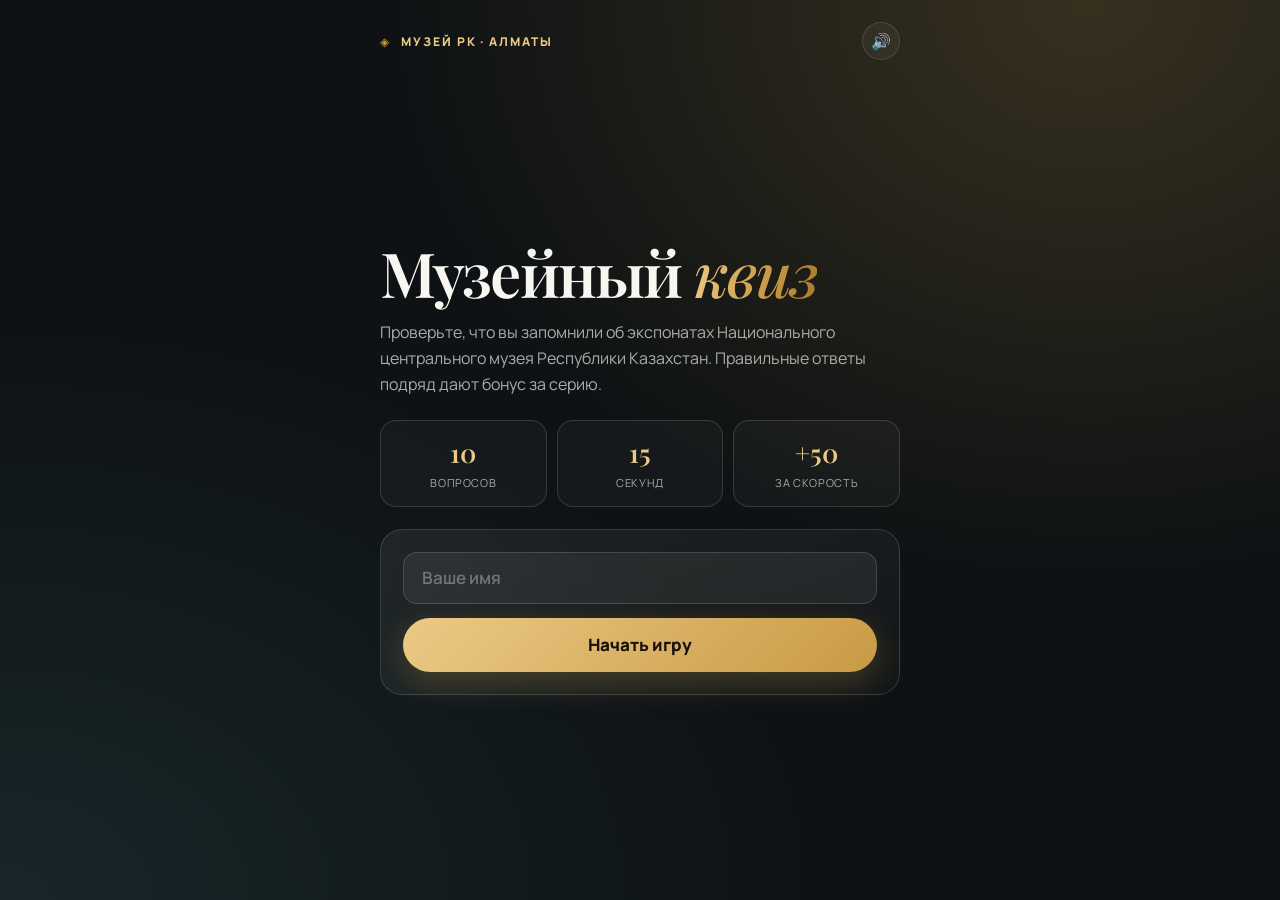
<file: game.html>
<!doctype html>
<html lang="ru">
<head>
<meta charset="utf-8">
<meta name="viewport" content="width=device-width,initial-scale=1,viewport-fit=cover">
<meta name="theme-color" content="#0e1214">
<title>Музейный квиз — Национальный центральный музей РК</title>
<link rel="icon" href="data:image/svg+xml,%3Csvg xmlns='http://www.w3.org/2000/svg' viewBox='0 0 64 64'%3E%3Crect width='64' height='64' rx='14' fill='%230e1214'/%3E%3Cpath d='M32 10l18 22-18 22-18-22z' fill='%23c89a45'/%3E%3C/svg%3E">
<link rel="preconnect" href="https://fonts.googleapis.com">
<link rel="preconnect" href="https://fonts.gstatic.com" crossorigin>
<link href="https://fonts.googleapis.com/css2?family=Manrope:wght@400;600;700;800&family=Playfair+Display:ital,wght@0,600;0,700;1,500&display=swap" rel="stylesheet">
<style>
:root{--ink:#0e1214;--gold:#c89a45;--gold2:#ecca85;--white:#f8f6f0;--muted:#a9ada7;--line:rgba(255,255,255,.14);--ok:#58c58a;--bad:#e5645a;--serif:"Playfair Display",Georgia,serif;--sans:"Manrope",system-ui,Arial,sans-serif;--ease:cubic-bezier(.22,1,.36,1)}
*{box-sizing:border-box;-webkit-tap-highlight-color:transparent}
html,body{margin:0;min-height:100%;background:var(--ink);color:var(--white);font-family:var(--sans);-webkit-font-smoothing:antialiased}
body{min-height:100dvh;display:flex;justify-content:center;background:
 radial-gradient(ellipse at 85% 0%,rgba(200,154,69,.22),transparent 45%),
 radial-gradient(ellipse at 0% 100%,rgba(95,184,196,.12),transparent 45%),var(--ink)}
button{font:inherit;color:inherit}
.app{width:100%;max-width:560px;min-height:100dvh;padding:max(22px,env(safe-area-inset-top)) 20px max(24px,env(safe-area-inset-bottom));display:flex;flex-direction:column}
.brand{display:flex;align-items:center;gap:10px;font-weight:800;font-size:12px;letter-spacing:.16em;text-transform:uppercase;color:var(--gold2)}
.brand::before{content:"◈";color:var(--gold)}
.scr{display:none;flex:1;flex-direction:column;justify-content:center;animation:in .6s var(--ease)}
.scr.on{display:flex}
@keyframes in{from{opacity:0;transform:translateY(18px)}to{opacity:1;transform:none}}
h1,h2{font-family:var(--serif);font-weight:600;line-height:1.02;margin:0;letter-spacing:-.03em}
h1{font-size:clamp(40px,12vw,62px)}
h1 em,h2 em{font-style:italic;font-weight:500;background:linear-gradient(100deg,var(--gold2),var(--gold) 60%,#a97a2c);-webkit-background-clip:text;background-clip:text;color:transparent}
h2{font-size:clamp(28px,8vw,40px)}
p{color:var(--muted);line-height:1.65;font-size:16px;margin:14px 0 0}
.card{border:1px solid var(--line);border-radius:22px;background:linear-gradient(160deg,rgba(255,255,255,.07),rgba(255,255,255,.02));backdrop-filter:blur(10px);padding:22px;margin-top:22px}
input{width:100%;min-height:52px;padding:0 18px;border:1px solid var(--line);border-radius:14px;background:rgba(255,255,255,.06);color:var(--white);font:600 17px var(--sans);outline:none;transition:border-color .25s}
input:focus{border-color:var(--gold)}
.btn{display:flex;align-items:center;justify-content:center;width:100%;min-height:54px;margin-top:14px;border:0;border-radius:999px;background:linear-gradient(135deg,var(--gold2),var(--gold));color:#171208;font-weight:800;font-size:17px;cursor:pointer;box-shadow:0 10px 34px rgba(200,154,69,.28);transition:transform .25s var(--ease)}
.btn:active{transform:scale(.97)}
.btn.ghost{background:transparent;color:var(--white);border:1px solid var(--line);box-shadow:none}
.rules{display:grid;grid-template-columns:repeat(3,1fr);gap:10px;margin-top:22px}
.rules div{padding:14px 10px;border:1px solid var(--line);border-radius:16px;text-align:center;background:rgba(255,255,255,.03)}
.rules b{display:block;font:600 26px var(--serif);color:var(--gold2)}
.rules span{font-size:11px;letter-spacing:.06em;text-transform:uppercase;color:var(--muted)}
.hud{display:flex;justify-content:space-between;align-items:center;font-size:13px;font-weight:700;letter-spacing:.08em;color:var(--muted)}
.hud b{color:var(--white)}
.bar{height:6px;margin-top:12px;border-radius:9px;background:rgba(255,255,255,.1);overflow:hidden}
.bar i{display:block;height:100%;width:100%;border-radius:9px;background:linear-gradient(90deg,var(--gold),var(--gold2));transition:width .1s linear}
.bar.low i{background:linear-gradient(90deg,#c9433a,var(--bad))}
.prog{display:flex;gap:5px;margin-top:16px}
.prog i{flex:1;height:4px;border-radius:4px;background:rgba(255,255,255,.12)}
.prog i.d{background:var(--gold)}
.prog i.w{background:var(--bad)}
.qt{margin:26px 0 8px;font:600 clamp(24px,6.6vw,32px)/1.15 var(--serif);letter-spacing:-.02em;min-height:3.5em}
.opts{display:grid;gap:10px;margin-top:10px}
.o{min-height:58px;padding:12px 18px;border:1px solid var(--line);border-radius:16px;background:rgba(255,255,255,.05);text-align:left;font-weight:700;font-size:16px;cursor:pointer;transition:transform .2s var(--ease),border-color .25s,background .25s;display:flex;align-items:center;gap:14px}
.o::before{content:attr(data-k);display:grid;place-items:center;width:30px;height:30px;flex:none;border-radius:50%;border:1px solid var(--line);font-size:13px;color:var(--gold2)}
.o:active{transform:scale(.98)}
.o.ok{border-color:var(--ok);background:rgba(88,197,138,.16)}
.o.bad{border-color:var(--bad);background:rgba(229,100,90,.16);animation:shake .4s}
.o.dim{opacity:.45}
@keyframes shake{25%{transform:translateX(-6px)}75%{transform:translateX(6px)}}
.fact{margin-top:14px;padding:14px 16px;border-radius:16px;background:rgba(200,154,69,.1);border:1px solid rgba(200,154,69,.3);font-size:14px;line-height:1.55;color:#e9dfc6;display:none}
.fact.on{display:block;animation:in .4s var(--ease)}
.score{font:600 clamp(70px,22vw,110px)/1 var(--serif);color:var(--gold2);letter-spacing:-.04em;margin:8px 0 0}
.rank{display:inline-block;margin-top:6px;padding:7px 16px;border-radius:999px;border:1px solid var(--gold);color:var(--gold2);font-weight:800;font-size:13px;letter-spacing:.12em;text-transform:uppercase}
.lb{list-style:none;margin:0;padding:0;display:grid;gap:7px}
.lb li{display:flex;gap:12px;align-items:center;padding:10px 14px;border:1px solid var(--line);border-radius:12px;font-weight:700;font-size:14px;background:rgba(255,255,255,.04)}
.lb li b{width:22px;color:var(--gold)}
.lb li span{flex:1;overflow:hidden;text-overflow:ellipsis;white-space:nowrap}
.lb li.me{border-color:var(--gold);background:rgba(200,154,69,.12)}
.top{display:flex;justify-content:space-between;align-items:center}
.snd{width:38px;height:38px;border:1px solid var(--line);border-radius:50%;background:rgba(255,255,255,.05);font-size:16px;cursor:pointer;opacity:.9}
.snd.off{opacity:.4}
.streak{min-height:22px;margin-top:10px;text-align:center;font-size:13px;font-weight:800;letter-spacing:.08em;color:var(--gold2)}
.rvl{list-style:none;margin:0;padding:0;display:grid;gap:10px;font-size:14px;line-height:1.45}
.rvl li{padding:10px 12px;border:1px solid var(--line);border-radius:12px;background:rgba(255,255,255,.04)}
.rvl b{display:block;color:var(--white);margin-bottom:3px}.rvl span{color:var(--ok);font-weight:700}
.o:focus-visible,.btn:focus-visible,input:focus-visible{outline:2px solid var(--gold2);outline-offset:3px}
.o kbd{display:none}
@media (prefers-reduced-motion:reduce){*{animation:none!important;transition:none!important}}
canvas#cf{position:fixed;inset:0;pointer-events:none;z-index:9}
</style>
</head>
<body>
<canvas id="cf"></canvas>
<main class="app">
 <div class="top"><div class="brand">Музей РК · Алматы</div><button class="snd" id="snd" aria-label="Звук" title="Звук">🔊</button></div>

 <section class="scr on" id="s-start">
  <h1>Музейный <em>квиз</em></h1>
  <p>Проверьте, что вы запомнили об экспонатах Национального центрального музея Республики Казахстан. Правильные ответы подряд дают бонус за серию.</p>
  <div class="rules"><div><b>10</b><span>вопросов</span></div><div><b>15</b><span>секунд</span></div><div><b>+50</b><span>за скорость</span></div></div>
  <div class="card"><input id="nm" maxlength="16" placeholder="Ваше имя" autocomplete="nickname"><button class="btn" id="go">Начать игру</button></div>
 </section>

 <section class="scr" id="s-play">
  <div class="hud"><span>ВОПРОС <b id="qn">1</b> / 10</span><span>СЧЁТ <b id="sc">0</b></span></div>
  <div class="bar" id="bar"><i id="bi"></i></div>
  <div class="prog" id="pr"></div>
  <div class="qt" id="qt"></div>
  <div class="opts" id="op"></div>
  <div class="fact" id="ft"></div><div class="streak" id="sk"></div>
  <button class="btn" id="nx" style="display:none">Дальше</button>
 </section>

 <section class="scr" id="s-end">
  <div style="text-align:center">
   <div class="rank" id="rk"></div>
   <div class="score" id="fs">0</div>
   <p id="fm"></p>
  </div>
  <div class="card" id="rv" style="display:none"><h2 style="font-size:20px;margin-bottom:12px">Стоит повторить</h2><ul class="rvl" id="rvl"></ul></div>
  <div class="card"><h2 style="font-size:22px;margin-bottom:14px">Лучшие игроки</h2><ol class="lb" id="lb"></ol><p id="lbn" style="font-size:12px;margin-top:12px"></p></div>
  <button class="btn" id="again">Сыграть ещё раз</button><button class="btn ghost" id="share">Поделиться результатом</button>
 </section>
</main>

<script src="config.js"></script>
<script>
const $=s=>document.querySelector(s),TIME=15,N=10;
const Q=[
{q:"В каком году основан Национальный центральный музей РК?",a:["1931","1917","1945","1991"],c:0,f:"Музей основан в 1931 году — сегодня в его фондах более 300 000 единиц хранения."},
{q:"Золотой человек — реконструкция находки из какого кургана?",a:["Иссыкского","Берельского","Пазырыкского","Аркаимского"],c:0,f:"Золотой человек связан с Иссыкским курганом и стал одним из главных образов раннего кочевого мира Казахстана."},
{q:"К какому времени относят Золотого человека?",a:["IV–III вв. до н.э.","XII в. н.э.","XVIII в.","XX в."],c:0,f:"Находку относят к IV–III векам до нашей эры — эпохе саков."},
{q:"Из какого материала сделан казахский кілем?",a:["Из шерсти","Из шёлка","Из льна","Из бумаги"],c:0,f:"Ковры делают из шерсти, а орнамент в них — это язык памяти, быта и обрядов."},
{q:"Как китайский фарфор попал на территорию Казахстана?",a:["По торговым путям Шёлкового пути","Его сделали местные мастера","Его привезли в XX веке","Он найден в пещере"],c:0,f:"По Великому Шёлковому пути в Семиречье и Южный Казахстан приходили вещи и технологии издалека."},
{q:"Из чего сделаны тюркские каменные изваяния?",a:["Из камня","Из дерева","Из глины","Из льда"],c:0,f:"Изваяния — наследие тюркских кочевников и важный источник знаний об их представлениях о мире."},
{q:"Какой экспонат связан с историей казахстанского радио?",a:["Радио «Sanyo»","Золотой человек","Бронзовый котёл","Кілем"],c:0,f:"Транзисторный радиоприёмник представлен на музейных выставках об истории XX века."},
{q:"К какому времени относятся бронзовые котлы в музее?",a:["Сакское время","Золотая Орда","Новое время","Космическая эра"],c:0,f:"Котлы и жертвенники — характерные предметы культуры ранних кочевников."},
{q:"В долине какой реки найдены памятники письменности эпохи Кангюя?",a:["Арысь","Иртыш","Урал","Или"],c:0,f:"Раскопки долины Арыси отражают развитие культуры Южного Казахстана."},
{q:"Сколько экспонатов в нашей 3D-презентации?",a:["11","3","25","100"],c:0,f:"Мы отобрали 11 предметов, которые лучше всего рассказывают об эпохах."},
{q:"Сколько единиц хранения в фондах музея?",a:["Более 300 000","Около 3 000","Около 30 000","Ровно 1 000 000"],c:0,f:"Более 300 000 единиц хранения — от археологии до материалов XX века."},
{q:"Какой зал рассказывает о новейшей истории страны?",a:["Суверенный Казахстан","Золотая Орда","Палеонтология","Историческая этнография"],c:0,f:"Там же показаны материалы XX века, включая радио и документы."},
{q:"Из какого металла сделано иранское блюдо из коллекции?",a:["Из меди","Из серебра","Из алюминия","Из свинца"],c:0,f:"Фрагмент медного иранского блюда — свидетельство международных культурных контактов."},
{q:"Что означает орнамент «қошқар мүйіз»?",a:["Рога барана","Крылья орла","Горные вершины","Лучи солнца"],c:0,f:"«Қошқар мүйіз» — один из самых известных казахских орнаментов, его часто вплетают в ковры."},
{q:"Что такое саукеле?",a:["Головной убор невесты","Музыкальный инструмент","Вид оружия","Часть юрты"],c:0,f:"Высокое расшитое саукеле — праздничный головной убор в традиционной культуре казахов."},
{q:"Как называется традиционный казахский ковёр?",a:["Кілем","Шапан","Домбыра","Кобыз"],c:0,f:"Кілем — шерстяной ковёр, главное украшение интерьера юрты и дома."},
{q:"Золотой человек найден в кургане недалеко от какого города?",a:["Алматы","Астана","Актау","Атырау"],c:0,f:"Иссыкский курган находится в Алматинской области, совсем рядом с Алматы."},
{q:"Какой путь связывал Восток и Запад и приносил на земли Казахстана фарфор?",a:["Великий Шёлковый путь","Янтарный путь","Путь из варяг в греки","Чайный путь"],c:0,f:"По Великому Шёлковому пути шли товары, идеи и технологии."},
{q:"Какой цвет у росписи китайской вазы в нашей 3D-модели?",a:["Кобальтово-синий","Зелёный","Красный","Чёрный"],c:0,f:"Кобальтовая роспись по белому фарфору — классика китайской керамики."},
{q:"Какие камни украшают диадему в нашей 3D-модели Каргалинского золота?",a:["Бирюза","Рубин","Изумруд","Алмаз"],c:0,f:"Бирюзовые вставки красиво оттеняют золото."},
{q:"Для чего кочевникам были нужны котлы сакской эпохи?",a:["Для обрядов и быта","Для хранения книг","Для охоты","Для навигации"],c:0,f:"Котлы использовали в быту и в обрядах."},
{q:"В каком городе находится Национальный центральный музей РК?",a:["Алматы","Шымкент","Караганда","Павлодар"],c:0,f:"Музей расположен в Алматы."}
];
const sh=a=>{a=[...a];for(let i=a.length-1;i>0;i--){const j=Math.random()*(i+1)|0;[a[i],a[j]]=[a[j],a[i]]}return a};
const store={get(k,d){try{const v=JSON.parse(localStorage.getItem(k));return v??d}catch(e){return d}},set(k,v){try{localStorage.setItem(k,JSON.stringify(v))}catch(e){}}};
const esc=s=>String(s).replace(/[<>&"']/g,'');
let L,i,score,right,left,raf,locked,name,streak,miss,t0,sound=store.get('museumQuizSound',true);
/* звук */
let AC;const beep=(f,d,type='sine',v=.06,at=0)=>{if(!sound)return;try{AC=AC||new(window.AudioContext||window.webkitAudioContext)();const o=AC.createOscillator(),g=AC.createGain();o.type=type;o.frequency.value=f;g.gain.value=v;g.gain.exponentialRampToValueAtTime(.0001,AC.currentTime+at+d);o.connect(g);g.connect(AC.destination);o.start(AC.currentTime+at);o.stop(AC.currentTime+at+d)}catch(e){}};
const sfx={ok(){beep(660,.14,'sine',.07);beep(880,.2,'sine',.07,.1)},bad(){beep(180,.28,'sawtooth',.05)},end(){[523,659,784,1047].forEach((f,k)=>beep(f,.25,'triangle',.07,k*.12))}};
const sndBtn=$('#snd');const paintSnd=()=>{sndBtn.textContent=sound?'🔊':'🔇';sndBtn.classList.toggle('off',!sound)};paintSnd();
sndBtn.onclick=()=>{sound=!sound;store.set('museumQuizSound',sound);paintSnd();if(sound)sfx.ok()};

const show=id=>{document.querySelectorAll('.scr').forEach(s=>s.classList.toggle('on',s.id==='s-'+id));scrollTo(0,0)};
$('#nm').value=store.get('museumQuizName','');
$('#go').onclick=start;$('#again').onclick=()=>{show('start');$('#nm').focus()};
$('#nm').onkeydown=e=>{if(e.key==='Enter')start()};
function start(){name=esc($('#nm').value.trim().slice(0,16))||'Гость';store.set('museumQuizName',name);
 L=sh(Q).slice(0,N).map(q=>({q:q.q,f:q.f,o:sh(q.a.map((t,k)=>({t,ok:k===q.c})))}));i=0;score=0;right=0;streak=0;miss=[];
 $('#pr').innerHTML=L.map(()=>'<i></i>').join('');show('play');ask()}
function ask(){locked=false;const q=L[i];$('#qn').textContent=i+1;$('#sc').textContent=score;$('#qt').textContent=q.q;
 $('#op').innerHTML=q.o.map((o,k)=>`<button class="o" data-k="${'ABCD'[k]}" data-i="${k}"></button>`).join('');
 [...document.querySelectorAll('.o')].forEach((b,k)=>{b.textContent=q.o[k].t;b.onclick=()=>pick(+b.dataset.i)});
 $('#ft').className='fact';$('#nx').style.display='none';$('#sk').textContent=streak>1?`🔥 Серия: ${streak}`:'';
 t0=performance.now();left=TIME;tick();cancelAnimationFrame(raf);
 const loop=()=>{left=TIME-(performance.now()-t0)/1000;tick();if(left<=0){pick(-1)}else raf=requestAnimationFrame(loop)};raf=requestAnimationFrame(loop)}
function tick(){const p=Math.max(0,left/TIME*100);$('#bi').style.width=p+'%';$('#bar').classList.toggle('low',left<5)}
function pick(k){if(locked)return;locked=true;cancelAnimationFrame(raf);const q=L[i],bs=[...document.querySelectorAll('.o')],ok=k>=0&&q.o[k].ok;
 bs.forEach((b,n)=>{b.classList.add(q.o[n].ok?'ok':(n===k?'bad':'dim'));b.disabled=true});
 let gain=0;
 if(ok){right++;streak++;gain=100+Math.round(Math.max(0,left)/TIME*50)+Math.min(streak-1,4)*10;score+=gain;$('#sc').textContent=score;sfx.ok()}
 else{streak=0;miss.push({q:q.q,a:q.o.find(o=>o.ok).t});sfx.bad()}
 $('#sk').textContent=ok?(streak>1?`🔥 Серия: ${streak}  ·  +${gain}`:`+${gain}`):'';
 $('#pr').children[i].className=ok?'d':'w';
 $('#ft').textContent=(ok?'Верно! ':k<0?'Время вышло. ':'Не совсем. ')+q.f;$('#ft').className='fact on';
 const nx=$('#nx');nx.textContent=i===N-1?'Результат':'Дальше';nx.style.display='flex';nx.onclick=()=>{i++;i<N?ask():end()};setTimeout(()=>nx.focus({preventScroll:true}),50);
 nx.scrollIntoView({behavior:'smooth',block:'nearest'});
 if(navigator.vibrate)navigator.vibrate(ok?15:[30,40,30])}
const rankOf=s=>s>=1300?'Директор музея':s>=950?'Хранитель музея':s>=550?'Исследователь':'Новичок';
function end(){show('end');$('#fs').textContent=score;
 const rank=rankOf(score);
 $('#rk').textContent=rank;$('#fm').textContent=`Правильных ответов: ${right} из ${N}`;
 const me={name,score,right,t:Date.now()};
 const b=store.get('museumQuizBoard',[]);b.push(me);b.sort((x,y)=>y.score-x.score);store.set('museumQuizBoard',b.slice(0,20));
 const paint=list=>{const k=list.findIndex(r=>r.t===me.t&&r.name===me.name&&r.score===me.score);
  let h=list.slice(0,5).map((r,n)=>`<li class="${n===k?'me':''}"><b>${n+1}</b><span>${esc(r.name)}</span><em style="font-style:normal">${r.score}</em></li>`).join('');
  if(k>=5)h+=`<li class="me"><b>${k+1}</b><span>${esc(me.name)} (вы)</span><em style="font-style:normal">${me.score}</em></li>`;$('#lb').innerHTML=h};
 paint(b);
 if(MuseumDB.on){$('#lbn').textContent='Отправляем результат…';
  MuseumDB.push(me).then(()=>MuseumDB.top()).then(l=>{paint(l);$('#lbn').textContent='Рейтинг всех игроков'}).catch(e=>{$('#lbn').textContent=MuseumDB.why(e)+' Пока показан только этот телефон.'})}
 else $('#lbn').textContent='Общая таблица не подключена: показаны результаты только этого телефона.';
 const rv=$('#rv');rv.style.display=miss.length?'block':'none';
 $('#rvl').innerHTML=miss.map(m=>`<li><b>${esc(m.q)}</b><span>Верный ответ: ${esc(m.a)}</span></li>`).join('');
 try{if(parent!==window)parent.postMessage({quizScore:me},'*')}catch(e){}
 sfx.end();if(right>=7)confetti()}
$('#share').onclick=async()=>{const txt=`Я сыграл(а) в музейный квиз Национального центрального музея РК: ${score} очков, ${right} из ${N}. Звание — «${rankOf(score)}». Сможете лучше?`;
 try{if(navigator.share){await navigator.share({title:'Музейный квиз',text:txt,url:location.href.split('?')[0]});return}}catch(e){if(e&&e.name==='AbortError')return}
 try{await navigator.clipboard.writeText(txt+' '+location.href.split('?')[0]);$('#share').textContent='Скопировано ✓'}catch(e){prompt('Скопируйте текст:',txt)}setTimeout(()=>$('#share').textContent='Поделиться результатом',1800)};
addEventListener('keydown',e=>{if(e.target.tagName==='INPUT')return;
 if(document.querySelector('#s-play.on')){const n=({'1':0,'2':1,'3':2,'4':3,a:0,b:1,c:2,d:3,ф:0,и:1,с:2,в:3})[e.key.toLowerCase()];
  if(n!==undefined&&!locked&&document.querySelectorAll('.o')[n]){pick(n)}
  else if((e.key==='Enter'||e.key===' ')&&locked&&e.target.tagName!=='BUTTON'){e.preventDefault();$('#nx').click()}}});
function confetti(){const c=$('#cf'),x=c.getContext('2d');c.width=innerWidth;c.height=innerHeight;const P=Array.from({length:130},()=>({x:innerWidth/2,y:innerHeight*.35,vx:(Math.random()-.5)*14,vy:-Math.random()*13-3,r:Math.random()*6+3,c:['#ecca85','#c89a45','#f8f6f0','#58c58a'][Math.random()*4|0],a:Math.random()*6}));let f=0;
 (function loop(){x.clearRect(0,0,c.width,c.height);P.forEach(p=>{p.x+=p.vx;p.y+=p.vy;p.vy+=.35;p.a+=.2;x.fillStyle=p.c;x.save();x.translate(p.x,p.y);x.rotate(p.a);x.fillRect(-p.r,-p.r/2,p.r*2,p.r);x.restore()});if(++f<170)requestAnimationFrame(loop);else x.clearRect(0,0,c.width,c.height)})()}
</script>
</body>
</html>
</file>
